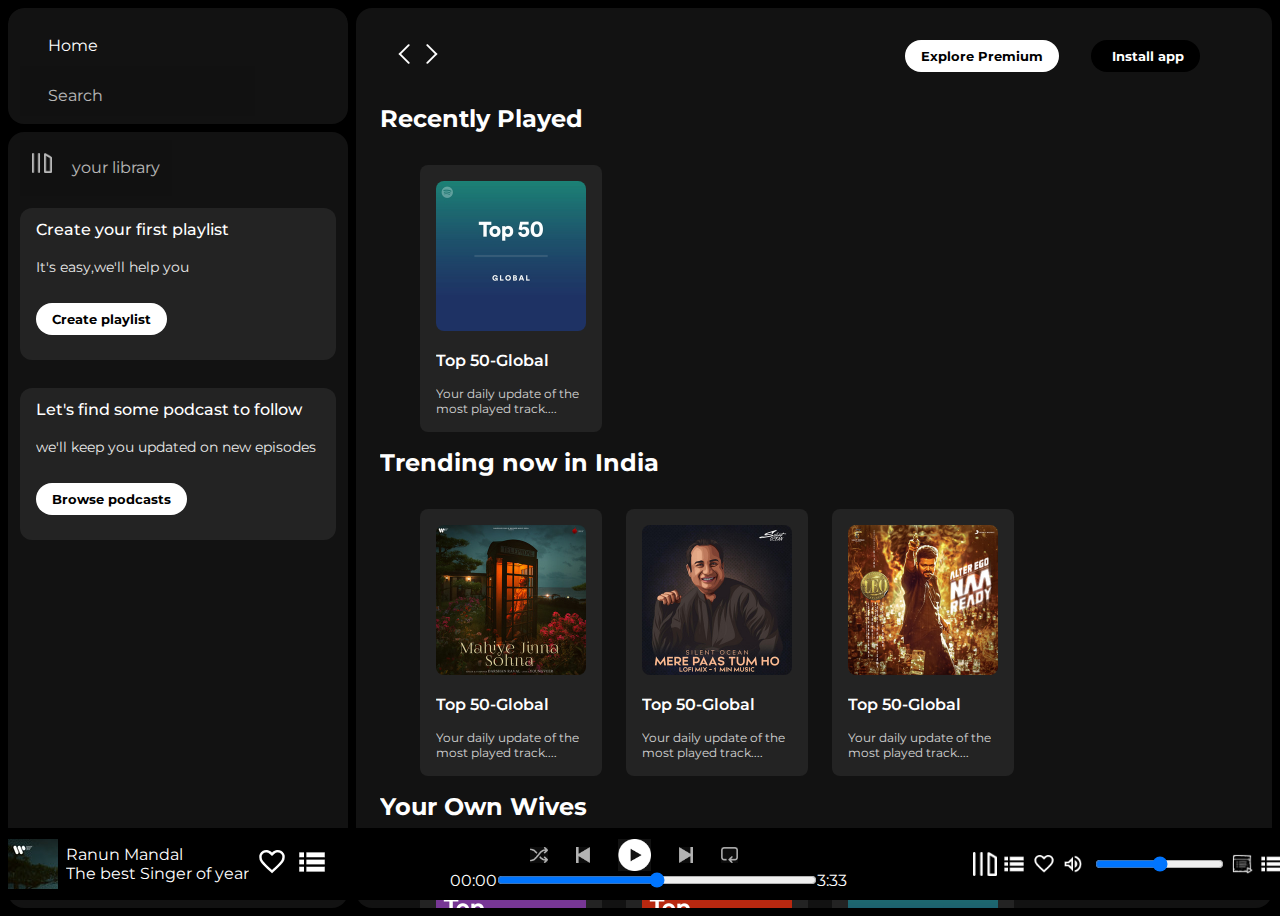
<file: index.html>
<!DOCTYPE html>
<html lang="en">

<head>
    <meta charset="UTF-8">
    <meta name="viewport" content="width=device-width, initial-scale=1.0">
    <link rel="stylesheet" href="https://cdnjs.cloudflare.com/ajax/libs/font-awesome/6.6.0/css/all.min.css"
        integrity="sha512-Kc323vGBEqzTmouAECnVceyQqyqdsSiqLQISBL29aUW4U/M7pSPA/gEUZQqv1cwx4OnYxTxve5UMg5GT6L4JJg=="
        crossorigin="anonymous" referrerpolicy="no-referrer" />
    <link rel="icon" href="./assets/logo.png" type="image/png">
    <title>Spotify - Web Player: Music for everyone</title>
    <link rel="stylesheet" href="style.css">
    <link rel="preconnect" href="https://fonts.googleapis.com">
    <link rel="preconnect" href="https://fonts.gstatic.com" crossorigin>
    <link href="https://fonts.googleapis.com/css2?family=Montserrat:ital,wght@0,100..900;1,100..900&display=swap"
        rel="stylesheet">
</head>

<body>
    <div class="main">
        <div class="sidebar">
            <div class="nav">
                <div class="nav-option">
                    <i class="fa fa-home" aria-hidden="true"></i>
                    <a href="#">Home</a>
                </div>
                <div class="nav-option op2">
                    <i class="fa fa-search" aria-hidden="true"></i>
                    <a href="#">Search</a>
                </div>
            </div>
            <div class="library">
                <div class="options">
                    <div class="lib-option nav-option op2">
                        <img src="./assets/library_icon.png" alt="" srcset="">
                        <a href="#">your library</a>
                    </div>
                    <div class="icons nav-option">
                        <i class="fa-solid fa-plus"></i>
                        <i class="fa-solid fa-arrow-right"></i>
                    </div>
                </div>
                <div class="lib-box">
                    <div class="box">
                        <p class="box-p1">Create your first playlist</p>
                        <p class="box-p2">It's easy,we'll help you</p>
                        <button class="badge">Create playlist</button>
                    </div>
                    <div class="box">
                        <p class="box-p1">Let's find some podcast to follow</p>
                        <p class="box-p2">we'll keep you updated on new episodes</p>
                        <button class="badge">Browse podcasts</button>
                    </div>
                </div>
            </div>
        </div>
        <div class="main-content">

            <div class="sticky-nav">
                <div class="sticky-nav-icons">
                    <img src="./assets/backward_icon.png" alt="">
                    <img src="./assets/forward_icon.png" alt="" class="hide">
                </div>
                <div class="sticky-nav-options">
                    <button class="badge nav-item hide">Explore Premium</button>
                    <button class="badge nav-item dark-badge"><i class="fa-regular fa-circle-down"
                            style="margin: 3px 5px 0 0;"></i>Install app</button>
                    <i class="fa-regular fa-user nav-item"></i>
                </div>
            </div>


            <h2>Recently Played</h2>
            <div class="card-container">
                <div class="card">
                    <img class="card-img" src="./assets/card1img.jpeg" alt="">
                    <p class="card-title">Top 50-Global</p>
                    <p class="card-info">Your daily update of the most played track....</p>
                </div>
            </div>


            <h2>Trending now in India</h2>
            <div class="card-container">

                <div class="card">
                    <img class="card-img" src="./assets/card2img.jpeg" alt="">
                    <p class="card-title">Top 50-Global</p>
                    <p class="card-info">Your daily update of the most played track....</p>
                </div>

                <div class="card">
                    <img class="card-img" src="./assets/card3img.jpeg" alt="">
                    <p class="card-title">Top 50-Global</p>
                    <p class="card-info">Your daily update of the most played track....</p>
                </div>

                <div class="card">
                    <img class="card-img" src="./assets/card4img.jpeg" alt="">
                    <p class="card-title">Top 50-Global</p>
                    <p class="card-info">Your daily update of the most played track....</p>
                </div>

            </div>


            <h2>Your Own Wives</h2>
            <div class="card-container">
                <div class="card">
                    <img class="card-img" src="./assets/card5img.jpeg" alt="">
                    <p class="card-title">Top 50-Global</p>
                    <p class="card-info">Your daily update of the most played track....</p>
                </div>

                <div class="card">
                    <img class="card-img" src="./assets/card6img.jpeg" alt="">
                    <p class="card-title">Top 50-Global</p>
                    <p class="card-info">Your daily update of the most played track....</p>
                </div>

                <div class="card">
                    <img class="card-img" src="./assets/card1img.jpeg" alt="">
                    <p class="card-title">Top 50-Global</p>
                    <p class="card-info">Your daily update of the most played track....</p>
                </div>
            </div>
            <div class="footer">
                <div class="line"></div>
            </div>
        </div>
        <div class="music-player">
            <div class="album">
                <div class="alb-img">
                    <img src="./assets/card2img.jpeg" alt="" srcset="">
                </div>
                <div class="album-txt">
                    <div class="txts">Ranun Mandal</div>
                    <div class="txts">The best Singer of year</div>
                </div>
                <div class="alb-btn11">
                    <img src="./assets/favorite_16dp_FFF_FILL0_wght400_GRAD0_opsz20.png" alt="" class="alb-btn1">
                </div>
                <div class="alb-btn22">
                   <img src="./assets/lists_16dp_FFF_FILL0_wght400_GRAD0_opsz20.png" alt="" class="alb-btn2">
                </div>
            </div> 
            <div class="player">
                <div class="player-controls">
                    <img src="./assets/player_icon1.png" class="player-control-icon" >
                    <img src="./assets/player_icon2.png" class="player-control-icon" >
                    <img src="./assets/player_icon3.png" class="player-control-icon" style="opacity: 1; height: 2rem;" >
                    <img src="./assets/player_icon4.png" class="player-control-icon" >
                    <img src="./assets/player_icon5.png" class="player-control-icon" >
                </div>
                <div class="playback-bar">
                    <span class="curr-time">00:00</span>
                    <input class="progress-bar" type="range" min="0" max="100">
                    <span class="tot-time">3:33</span>
                </div>
            </div>
            <div class="controls">
                <img src="./assets/library_icon.png" alt="" class="controls-img">
                <img src="./assets/lists_16dp_FFF_FILL0_wght400_GRAD0_opsz20.png" alt="" class="controls-img">
                <img src="./assets/favorite_16dp_FFF_FILL0_wght400_GRAD0_opsz20.png" alt="" class="controls-img">
                <img src="./assets/volume_up_16dp_FFF_FILL0_wght400_GRAD0_opsz20.png" alt="" class="controls-img">
                <label for="gradient-range"></label>
                <input type="range" id="gradient-range" class="gradient-range" min="0" max="100" value="50">
                <img src="./assets/icons8-play-property-50.png" alt="" class="controls-img">
                <img src="./assets/lists_16dp_FFF_FILL0_wght400_GRAD0_opsz20.png" alt="" class="controls-img">
            </div>       
        </div>
    </div>
</body>

</html>
</file>
<file: style.css>
*{
   font-family: "Montserrat", sans-serif;
   margin: 0;
   overflow: hidden;
}
.main{
      display: flex;
      height: 100vh;
      padding: 0.5rem;
      background-color: black;
      color: white;
}
.sidebar{
      background-color: #000;
      width: 340px;
      border-radius: 1rem;
      margin-right: 0.5rem;
}
.main-content{
      background-color: #121212;
      flex: 1;
      border-radius: 1rem;
      overflow: auto;
}
.music-player{
      background-color:black;
      position: fixed;
      bottom: 0px;
      width: 100%;
      height: 72px;
}

a{   
      text-decoration: none;
      color:white;
}
.nav {
      background-color:#121212;
      display: flex;
      flex-direction: column;
      border-radius: 1rem;
      justify-content: center;
      height: 100px;
      padding: 0.5rem 0.75rem;
  }
.nav-option{
      background-color: #121212;
      line-height: 2.5rem;
      padding: 0.5rem 0.75rem;
  }
.nav-option i{
      background-color: #121212;   
      font-size: 1.25rem; 
}
.nav-option a{
      font-size: 1rem;
      background-color: #121212;
      margin-left: 1rem;      
} 
.op2{
      opacity: 0.7;
}
.op2:hover{
      opacity: 1;
}






.library .options , .lib-option , .icons ,a , i , img {
      background-color: #121212;
}

.library{
      background-color: #121212;
      border-radius: 1rem;
      height: 100%;
      margin-top: 0.5rem;
      padding: 0.5rem 0.75rem;
}
.options{
      display: flex;
      justify-content: space-between;
      align-items: center;
}
.lib-option img{
      height: 1.25rem;
      width: 1.25rem;
}
.icons{
      display: flex;
}
.icons i{
      font-size: 1.25rem; 
      margin-right: 1rem;
      opacity: 0.6;
}
.icons i:hover{
      opacity: 1;
}



.box{
      background-color: #232323;
      height: 8rem;
      border-radius: 0.75rem;
      margin: 0.75rem 0 1.75rem 0 ;
      padding: 0.75rem 1rem;
}
.box-p1{
      font-size: 1rem;
      font-weight: 500;
}
.box-p2{
      font-size: 0.85rem;
      opacity: 0.9;
      margin:1.25rem 0;
}
.badge{
      background-color: #fff;
      margin-top: 0.5rem;
      border: none;
      border-radius: 100px;
      padding: 0.25rem 1rem;
      font-weight: 700;
      height: 2rem;
      width: fit-content;
}




.sticky-nav{
      position: sticky;
      top: 0;
      background-color: #121212;
      display: flex;
      justify-content: space-between;
      align-items: center;
      padding: 1rem 0 1rem 0;
      z-index: 10;
}
.sticky-nav-icons{
      margin-left: 0.75rem;
}
.sticky-nav-options{
      display: flex;
      justify-content: center;
      align-items: center;
}
.nav-item{
      margin: 1rem;
}
.dark-badge{
      background-color: #000;
      color: white;
}
@media (max-width:1000px) {
      .hide{
            display: none;
      }
}



.main-content{
      padding: 0 1.5rem 0 1.5rem;
}

.card-container{
      display: flex;
      margin: 1rem;
      flex-wrap: wrap;
}
.card{
      background-color: #232323;
      border-radius: 0.5rem;
      width: 150px;
      padding: 1rem;
      margin-left: 1.5rem;
      margin-top: 1rem;
}
.card-img{
      width: 100%;
      border-radius: 0.5rem;
}
.card-title{
      font-weight: 600;
      margin-top: 1rem;
}
.card-info{
      font-size: 0.75rem;
      opacity: 0.8;
      margin-top: 1rem;
}






.footer{
      height: 300px;
      display: flex;
      align-items:center ;
      justify-content: center;
}
.line{
      border-top: 1px solid white ;
      width: 90%;
      height: 50%;
}





.music-player{
      display: flex;
       /* justify-content: space-between;  */
      align-items: center;
}
.player{
      width: 50%;
    /* background-color: aqua; */
}


.player-controls{
      display: flex;
      align-items: center;
      justify-content: center;
}
.player-control-icon{
      margin-right: 1.75rem;
      height: 1rem;
      opacity: 0.7;
}
.player-control-icon:hover{
      opacity: 1;
}
.playback-bar{
      display: flex;
      justify-content: center;
      align-items: center;
}
.progress-bar{
      width: 50%;
      /* appearance: none; */
      /* background-color: transparent; */
      cursor: pointer;
}
/* .progress-bar::-webkit-slider-runnable-track{
      background-color: #ddd;
      height: 0.2rem;
      border-radius: 100px;
} */






.album{
      width: 25%;
      /* background-color: yellow; */
      display: flex;
      justify-content: space-between;
      align-items: center;
      overflow: hidden;
}
.alb-img{
      height: 50px;
      width: 50px;
      object-fit: cover;
      background: transparent;
}
.alb-btn2{
      height: 2rem;
      width: 2rem;
      object-fit: cover;
      background: transparent;
}
.alb-btn1{
      height: 2rem;
      width: 2rem;
      object-fit: cover;
      background: transparent;
      /* filter: invert(100%); */
}




.controls{
      width: 25%;
      display: flex;
      justify-content: space-evenly;
      align-items: center;
}
.controls-img{
      width: 1.5rem;
      height: 1.5rem;
      background: transparent;
}
</file>
